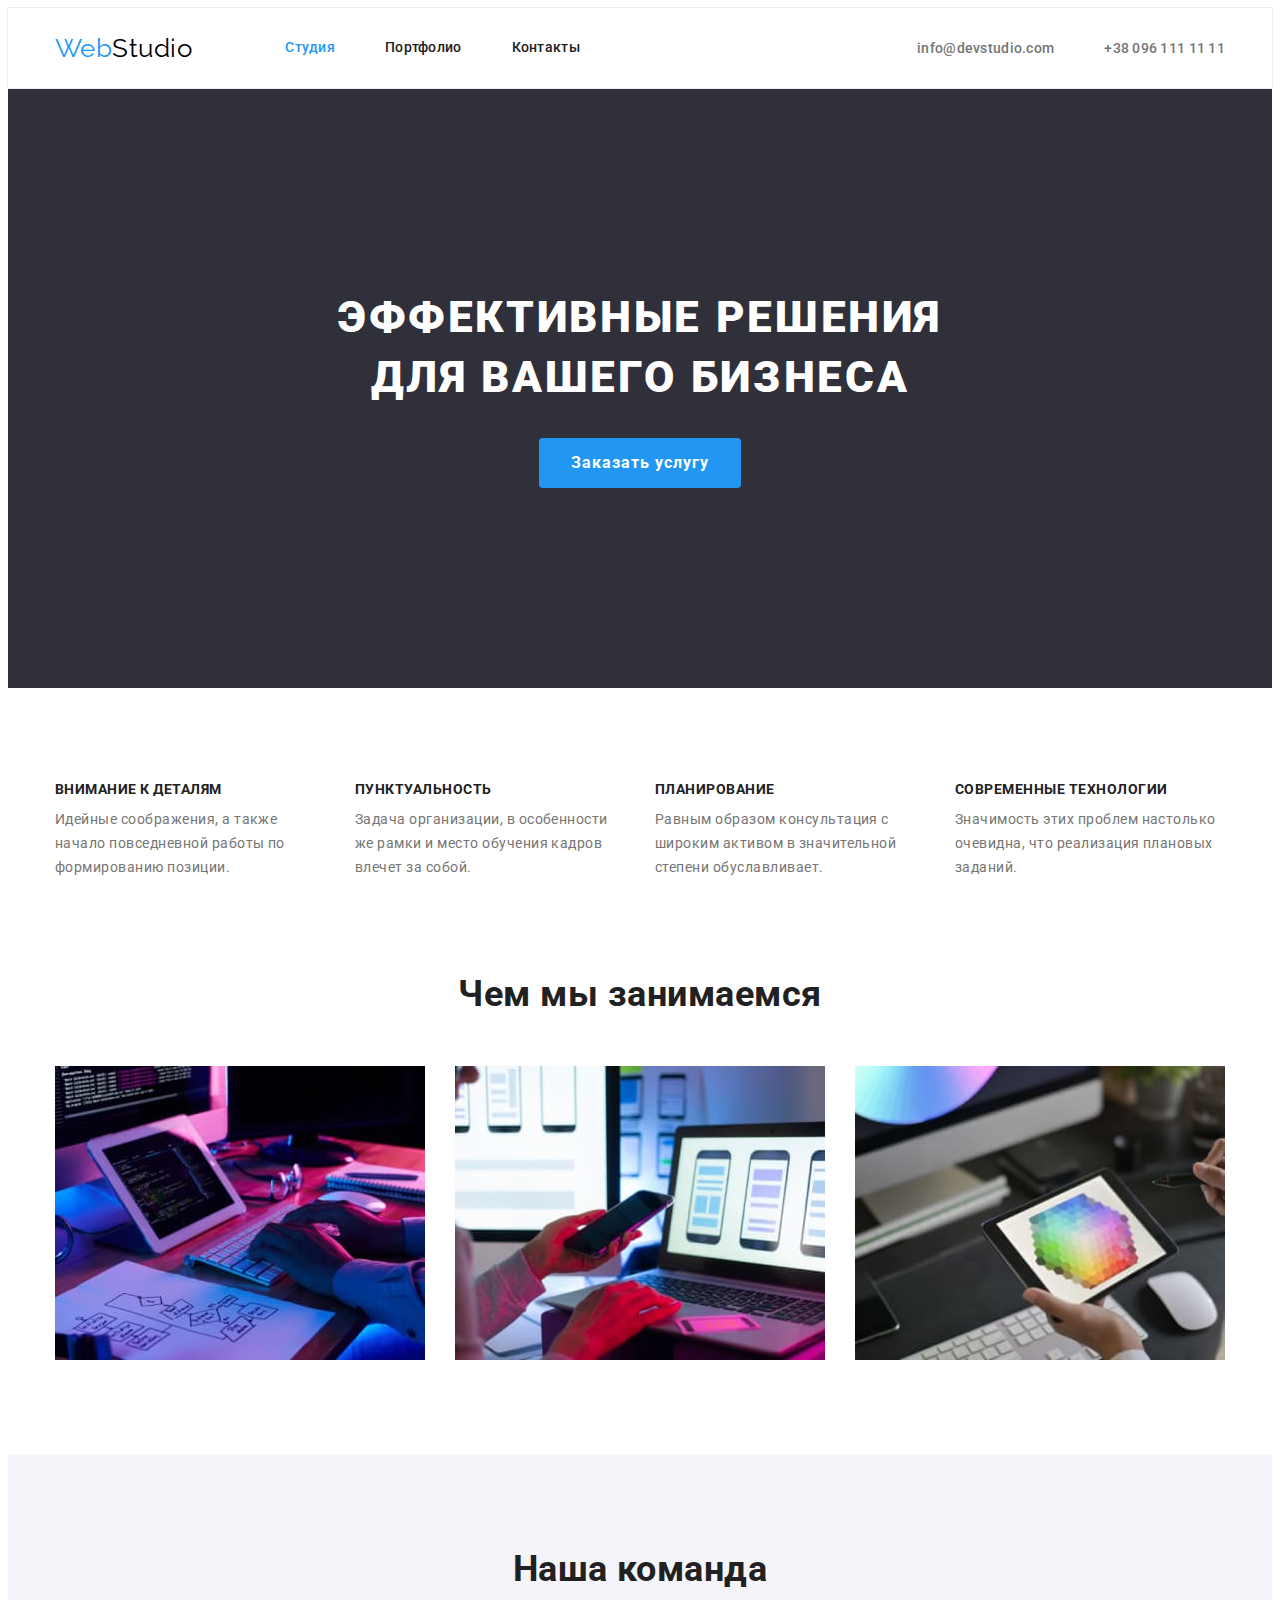
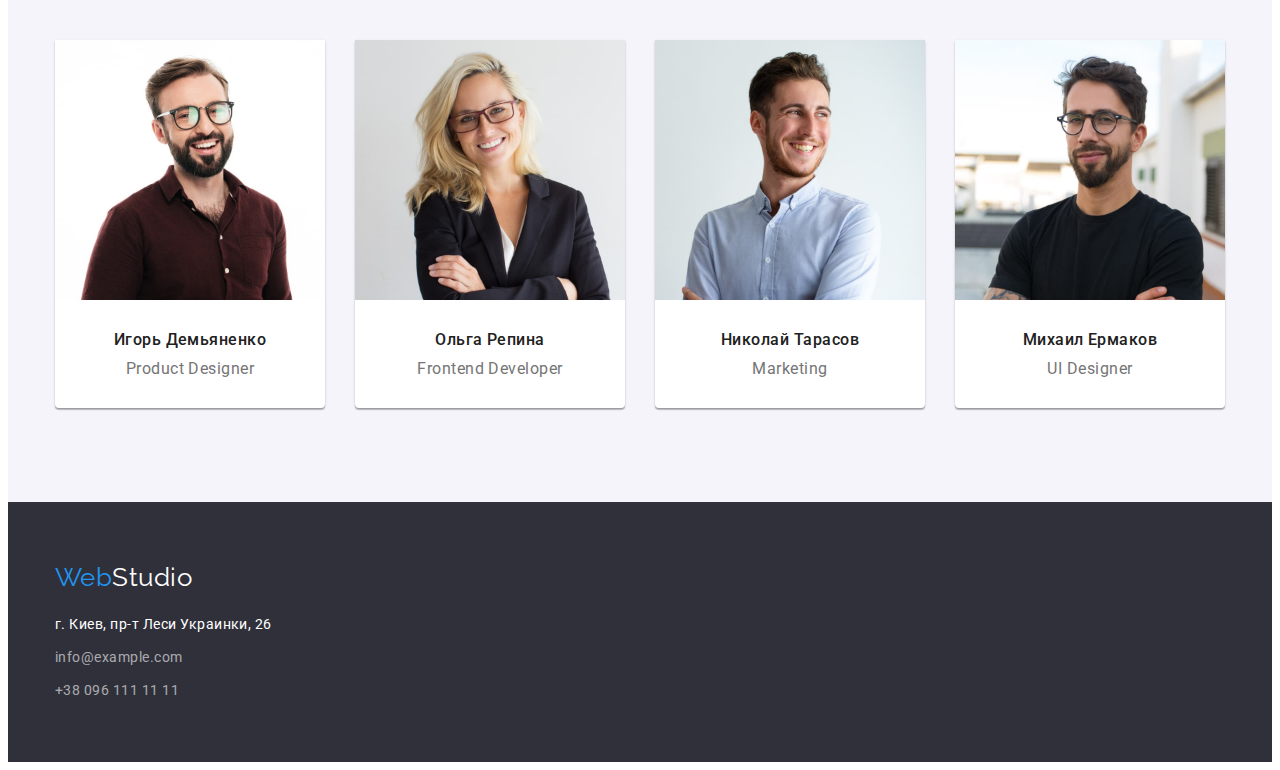
<file: index.html>
<!DOCTYPE html>
<html lang="ru">
<head>
    <meta charset="UTF-8">
    <meta http-equiv="X-UA-Compatible" content="IE=edge">
    <meta name="viewport" content="width=device-width, initial-scale=1.0">
    <title>WebStudio</title>
    <link href="https://fonts.googleapis.com/css2?family=Raleway:wght@700&family=Roboto:wght@400;500;700;900&display=swap" rel="stylesheet">
    <link rel="stylesheet" href="https://cdnjs.cloudflare.com/ajax/libs/modern-normalize/1.1.0/modern-normalize.min.css"
        integrity="sha512-wpPYUAdjBVSE4KJnH1VR1HeZfpl1ub8YT/NKx4PuQ5NmX2tKuGu6U/JRp5y+Y8XG2tV+wKQpNHVUX03MfMFn9Q=="
        crossorigin="anonymous" referrerpolicy="no-referrer" />
    <link rel="stylesheet" href="./css/styles.css">
</head>
<body>
    <header class="header">
        <div class="container main-nav">
            <nav class="main-nav">
                <a href="./index.html" class="logo">
                    <span class="accent">Web</span>Studio
                </a>
                <ul class="site-nav">
                    <li class="item">
                        <a href="./index.html" class="link current">Студия</a>
                    </li>
                    <li class="item">
                        <a href="./portfolio.html" class="link">Портфолио</a>
                    </li>
                    <li class="item">
                        <a href="/" class="link">Контакты</a>
                    </li>
                </ul>
            </nav>
            <ul class="contacts">
                <li class="item">
                    <a href="mailto:info@devstudio.com" class="link">info@devstudio.com</a>
                </li>
                <li class="item">
                    <a href="tel:+380961111111" class="link">+38 096 111 11 11</a>
                </li>
            </ul>
        </div>
    </header>
    <main>
        <section class="section hero">
            <div class="container">
                <h1 class="hero-title">Эффективные решения для вашего бизнеса</h1>
                <button type="button" class="button">Заказать услугу</button>
            </div>
        </section>
        <section class="section">
            <div class="container">
                <h2 class="visually-hidden">Особенности</h2>
                <ul class="peculiarities">
                    <li class="item">
                        <h3 class="title">Внимание к деталям</h3>
                        <p class="text">
                            Идейные соображения, а также начало повседневной работы по формированию позиции.
                        </p>
                    </li>
                    <li class="item">
                        <h3 class="title">Пунктуальность</h3>
                        <p class="text">
                            Задача организации, в особенности же рамки и место обучения кадров влечет за собой.
                        </p>
                    </li>
                    <li class="item">
                        <h3 class="title">Планирование</h3>
                        <p class="text">
                            Равным образом консультация с широким активом в значительной степени обуславливает.
                        </p>
                    </li>
                    <li class="item">
                        <h3 class="title">Современные технологии</h3>
                        <p class="text">
                            Значимость этих проблем настолько очевидна, что реализация плановых заданий.
                        </p>
                    </li>
                </ul>
            </div>
        </section>
        <section class="section image">
            <div class="container">
                <h2 class="section-title">Чем мы занимаемся</h2>
                <ul class="picture">
                    <li class="item"><img src="./images/1.jpg" alt="Верстка" width="370"></li>
                    <li class="item"><img src="./images/2.jpg" alt="Разработка моб. приложений" width="370"></li>
                    <li class="item"><img src="./images/3.jpg" alt="Робота за ПК" width="370"></li>
                </ul>
            </div>
        </section>
        <section class="section team">
            <div class="container">
                <h2 class="team-title">Наша команда</h2>
                <ul class="work-list">
                    <li class="item">
                        <article class="card">
                            <div class="card-thumb">
                                <img src="./images/4.jpg" alt="работник1" width="270">
                            </div>
                            <div class="card-content">
                                <h3 class="title">Игорь Демьяненко</h3>
                                <p class="team-text">Product Designer</p>
                            </div>
                        </article>
                    </li>
                    <li class="item">
                        <article class="card">
                            <div class="card-thumb">
                                <img src="./images/5.jpg" alt="работник2" width="270">
                            </div>
                            <div class="card-content">
                                <h3 class="title">Ольга Репина</h3>
                                <p class="team-text">Frontend Developer</p>
                            </div>
                        </article>
                    </li>
                    <li class="item">
                        <article class="card">
                            <div class="card-thumb">
                                <img src="./images/6.jpg" alt="работник3" width="270">
                            </div>
                            <div class="card-content">
                                <h3 class="title">Николай Тарасов</h3>
                                <p class="team-text">Marketing</p>
                            </div>
                        </article>
                    </li>
                    <li class="item">
                        <article class="card">
                            <div class="card-thumb">
                                <img src="./images/7.jpg" alt="работник4" width="270">
                            </div>
                            <div class="card-content">
                                <h3 class="title">Михаил Ермаков</h3>
                                <p class="team-text">UI Designer</p>
                            </div>
                        </article>
                    </li>
                </ul>
            </div>
        </section>
    </main>
    <footer class="footer">
        <div class="container address">
            <a href="./index.html" class="logo-white"><span class="accent">Web</span>Studio</a>
            <address class="address">
                <ul class="address-nav">
                    <li class="item"><a class="link-nav" href="https://bit.ly/3pXMvUd" target="_blank" rel="noopener noreferrer">г. Киев, пр-т
                            Леси Украинки, 26</a></li>
                    <li class="item"><a class="link" href="mailto:info@devstudio.com">info@example.com</a></li>
                    <li class="item"><a class="link" href="tel:+380961111111">+38 096 111 11 11</a></li>
                </ul>
            </address>
        </div>
    </footer>
</body>
</html>
</file>
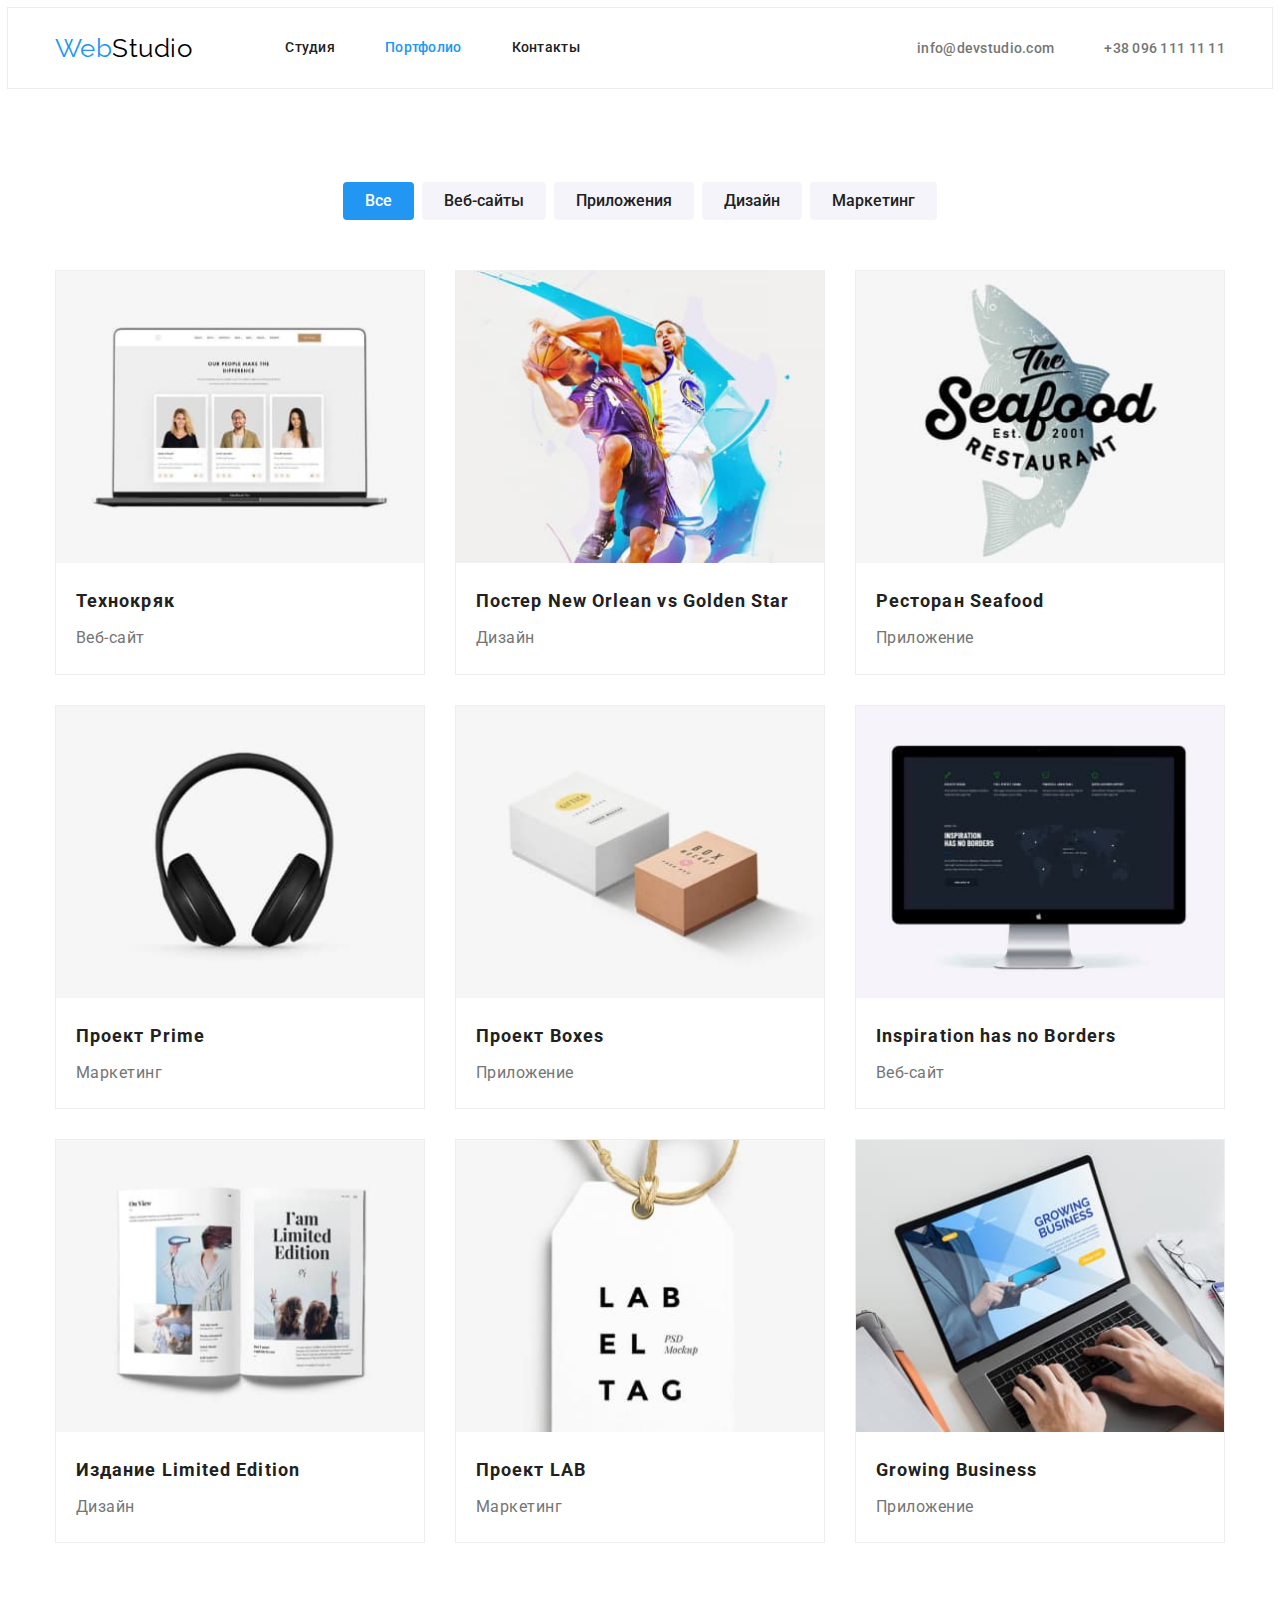
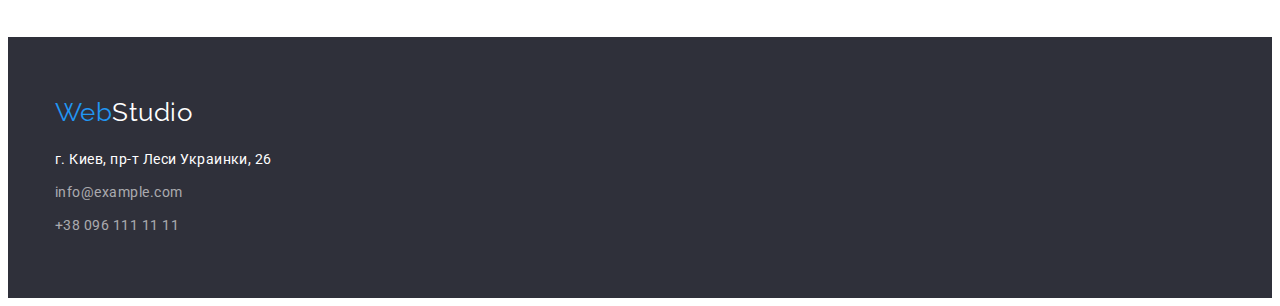
<file: portfolio.html>
<!DOCTYPE html>
<html lang="ru">
<head>
    <meta charset="UTF-8">
    <meta http-equiv="X-UA-Compatible" content="IE=edge">
    <meta name="viewport" content="width=device-width, initial-scale=1.0">
    <title>WebStudio</title>
    <link href="https://fonts.googleapis.com/css2?family=Raleway:wght@700&family=Roboto:wght@400;500;700&display=swap" rel="stylesheet">
    <link rel="stylesheet" href="https://cdnjs.cloudflare.com/ajax/libs/modern-normalize/1.1.0/modern-normalize.min.css"
        integrity="sha512-wpPYUAdjBVSE4KJnH1VR1HeZfpl1ub8YT/NKx4PuQ5NmX2tKuGu6U/JRp5y+Y8XG2tV+wKQpNHVUX03MfMFn9Q=="
        crossorigin="anonymous" referrerpolicy="no-referrer" />
    <link rel="stylesheet" href="./css/styles.css">
</head>
<body>
    <header class="header">
        <div class="container main-nav">
            <nav class="main-nav">
                <a href="./index.html" class="logo">
                    <span class="accent">Web</span>Studio
                </a>
                <ul class="site-nav">
                    <li class="item">
                        <a href="./index.html" class="link">Студия</a>
                    </li>
                    <li class="item">
                        <a href="./portfolio.html" class="link current">Портфолио</a>
                    </li>
                    <li class="item">
                        <a href="/" class="link">Контакты</a>
                    </li>
                </ul>
            </nav>
            <ul class="contacts">
                <li class="item">
                    <a href="mailto:info@devstudio.com" class="link">info@devstudio.com</a>
                </li>
                <li class="item">
                    <a href="tel:+380961111111" class="link">+38 096 111 11 11</a>
                </li>
            </ul>
        </div>
    </header>
    <main>
        <section class="section portf">
            <div class="container">
                <h1 class="visually-hidden">Меню</h1>
                <ul class="button-menu">
                    <li class="item">
                        <button type="button" class="button-potrf active">Все</button>
                    </li>
                    <li class="item">
                        <button type="button" class="button-potrf">Веб-сайты</button>
                    </li>
                    <li class="item">
                        <button type="button" class="button-potrf">Приложения</button>
                    </li>
                    <li class="item">
                        <button type="button" class="button-potrf">Дизайн</button>
                    </li>
                    <li class="item">
                        <button type="button" class="button-potrf">Маркетинг</button>
                    </li>
                </ul>
                <ul class="content">
                    <li class="item">
                        <article class="card-portf">
                            <div class="card-thumb">
                                <img src="./images/P1.jpg" alt="ноутбук с веб-сайтом" width="370" height="294">
                            </div>
                            <div class="card-context">
                                <h3 class="title">Технокряк</h3>
                                <p class="context">Веб-сайт</p>
                            </div>
                        </article>
                    </li>
                    <li class="item">
                        <article class="card-portf">
                            <div class="card-thumb">
                                <img src="./images/P2.jpg" alt="два баскетбольных игрока" width="370" height="294">
                            </div>
                            <div class="card-context">
                                <h3 class="title">Постер New Orlean vs Golden Star</h3>
                                <p class="context">Дизайн</p>
                            </div>
                        </article>
                    </li>
                    <li class="item">
                        <article class="card-portf">
                            <div class="card-thumb">
                                <img src="./images/P3.jpg" alt="рыба" width="370" height="294">
                            </div>
                            <div class="card-context">
                                <h3 class="title">Ресторан Seafood</h3>
                                <p class="context">Приложение</p>
                            </div>
                        </article>
                    </li>
                    <li class="item">
                        <article class="card-portf">
                            <div class="card-thumb">
                                <img src="./images/P4.jpg" alt="наушники" width="370" height="294">
                            </div>
                            <div class="card-context">
                                <h3 class="title">Проект Prime</h3>
                                <p class="context">Маркетинг</p>
                            </div>
                        </article>
                    </li>
                    <li class="item">
                        <article class="card-portf">
                            <div class="card-thumb">
                                <img src="./images/P5.jpg" alt="коробки" width="370" height="294">
                            </div>
                            <div class="card-context">
                                <h3 class="title">Проект Boxes</h3>
                                <p class="context">Приложение</p>
                            </div>
                        </article>
                    </li>
                    <li class="item">
                        <article class="card-portf">
                            <div class="card-thumb">
                                <img src="./images/P6.jpg" alt="монитор" width="370" height="294">
                            </div>
                            <div class="card-context">
                                <h3 class="title">Inspiration has no Borders</h3>
                                <p class="context">Веб-сайт</p>
                            </div>
                        </article>
                    </li>
                    <li class="item">
                        <article class="card-portf">
                            <div class="card-thumb">
                                <img src="./images/P7.jpg" alt="журнал" width="370" height="294">
                            </div>
                            <div class="card-context">
                                <h3 class="title">Издание Limited Edition</h3>
                                <p class="context">Дизайн</p>
                            </div>
                        </article>
                    </li>
                    <li class="item">
                        <article class="card-portf">
                            <div class="card-thumb">
                                <img src="./images/P8.jpg" alt="бирка" width="370" height="294">
                            </div>
                            <div class="card-context">
                                <h3 class="title">Проект LAB</h3>
                                <p class="context">Маркетинг</p>
                            </div>
                        </article>
                    </li>
                    <li class="item">
                        <article class="card-portf">
                            <div class="card-thumb">
                                <img src="./images/P9.jpg" alt="ноутбук с веб-сайтом" width="370" height="294">
                            </div>
                            <div class="card-context">
                                <h3 class="title">Growing Business</h3>
                                <p class="context">Приложение</p>
                            </div>
                        </article>
                    </li>
                </ul>
            </div>
        </section>
    </main>
    <footer class="footer">
        <div class="container address">
            <a href="./index.html" class="logo-white"><span class="accent">Web</span>Studio</a>
            <address class="address">
                <ul class="address-nav">
                    <li class="item"><a class="link-nav" href="https://bit.ly/3pXMvUd" target="_blank"
                            rel="noopener noreferrer">г. Киев, пр-т
                            Леси Украинки, 26</a></li>
                    <li class="item"><a class="link" href="mailto:info@devstudio.com">info@example.com</a></li>
                    <li class="item"><a class="link" href="tel:+380961111111">+38 096 111 11 11</a></li>
                </ul>
            </address>
        </div>
    </footer>
</body>
</html>
</file>
<file: css/styles.css>
:root {
    --primary-text-color: #757575;
    --title-text-color: #212121;
    --accent-color: #2196F3;
    --button-hover-color: #188CE8;
    --primary-white-color: #FFFFFF;
    --secondary-white-color: #F5F4FA;
    --address-link-color: rgba(255, 255, 255, 0.6);
    --logo-color: #000000;
    --herofooter-bg-color: #2F303A;

    }

body {
    font-family: Roboto, sans-serif;
    letter-spacing: 0.03em;
    color: var(--primary-text-color);
    background-color: var(--primary-white-color);
}

html {
    box-sizing: border-box;
}

*,
*::after,
*::before {
    box-sizing: inherit;
}

a {
    text-decoration: none;
    color: inherit;
}

ul {
    margin: 0;
    padding: 0;
    list-style: none;
}

.section {
    padding-top: 94px;
    padding-bottom: 94px;
}

.visually-hidden {
    position: absolute;
    width: 1px;
    height: 1px;
    margin: -1px;
    border: 0;
    padding: 0;
    white-space: nowrap;
    clip-path: inset(100%);
    clip: rect(0 0 0 0);
    overflow: hidden;
}

.accent {
    color: var(--accent-color);
}

.header {
    outline: 1px solid #ececec;
}

.container {
    width: 1200px;
    padding-left: 15px;
    padding-right: 15px;
    margin: 0 auto;
}

.logo {
    font-family: Raleway;
    font-size: 26px;
    line-height: 1.19;
    color: var(--logo-color);
}

.logo-white {
    display: block;
    margin-bottom: 20px;
    font-family: Raleway;
    font-size: 26px;
    line-height: 1.19;
    color: var(--primary-white-color);
}

.main-nav {
    display: flex;
    align-items: center;
}

.site-nav {
    display: flex;
    margin-left: 93px;
}

.site-nav .link {
    display: block;
    padding-top: 32px;
    padding-bottom: 32px;
    font-weight: 500;
    font-size: 14px;
    line-height: 1.14;
    letter-spacing: 0.02em;
    color: var(--title-text-color);
}

.site-nav .item + .item {
    margin-left: 50px;
}

.site-nav .link:hover,
.site-nav .link:focus,
.contacts .link:hover,
.contacts .link:focus,
.address-nav .link:hover,
.address-nav .link:focus {
    color: var(--accent-color);
}

.site-nav .link.current {
    color: var(--accent-color);
}

.contacts {
    display: flex;
    margin-left: auto;
}

.contacts .link {
    padding-top: 32px;
    padding-bottom: 32px;
    font-weight: 500;
    font-size: 14px;
    line-height: 1.14;
    letter-spacing: 0.02em;
    color: var(--primary-text-color);
}

.contacts .item + .item {
    margin-left: 50px;
}

img {
    display: block;
    max-width: 100%;
    height: auto;
}

.hero {
    padding: 200px 0;
    text-align: center;
    background-color: var(--herofooter-bg-color);
}

.hero-title {
    width: 696px;
    margin-left: auto;
    margin-right: auto;
    margin-top: 0;
    margin-bottom: 30px;
    font-weight: 900;
    font-size: 44px;
    line-height: 1.36;
    letter-spacing: 0.06em;
    text-transform: uppercase;
    color: var(--primary-white-color);
}

.button {
    font-family: inherit;
    font-weight: 700;
    font-size: 16px;
    line-height: 1.88;
    text-align: center;
    letter-spacing: 0.06em;
    color: var(--primary-white-color);
    background-color: var(--accent-color);
    padding: 10px 32px;
    border-radius: 4px;
    border: none;
    cursor: pointer;
}

.button:hover {
    color: var(--primary-white-color);
    background-color: var(--button-hover-color);
}

.peculiarities {
    display: flex;
}

.peculiarities .item {
    width: 270px;
}

.peculiarities .item + .item {
    margin-left: 30px;
}

.peculiarities .title {
    margin-top: 0;
    margin-bottom: 10px;
    font-size: 14px;
    line-height: 1.14;
    text-transform: uppercase;
    color: var(--title-text-color);
}

.text {
    margin-top: 0;
    margin-bottom: 0;
    font-size: 14px;
    line-height: 1.71;
}

.image {
    padding-top: 0;
}

.picture {
    display: flex;
    width: 370;
}

.picture .item + .item {
    margin-left: 30px;
}

.section-title,
.team-title {
    margin-top: 0;
    margin-bottom: 50px;
    font-size: 36px;
    line-height: 1.17;
    text-align: center;
    color: var(--title-text-color);
}

.section.team {    
    background-color: var(--secondary-white-color); 
}

.work-list {
    display: flex;
    margin-left: -30px;
    margin-top: -30px;
}

.work-list .item {
    flex-basis: calc(100% / 4 - 30px);
    margin-left: 30px;
    margin-top: 30px;
    background-color: var(--primary-white-color);
    /* material shadow v1 */

    box-shadow: 0px 1px 3px rgba(0, 0, 0, 0.12), 0px 1px 1px rgba(0, 0, 0, 0.14), 0px 2px 1px rgba(0, 0, 0, 0.2);
    border-radius: 0px 0px 4px 4px;
}

.card-content {
    padding: 30px;
    text-align: center;
}

.work-list .title {
    margin-top: 0;
    margin-bottom: 10px;
    font-weight: 500;
    font-size: 16px;
    line-height: 1.19;
    color: var(--title-text-color);
}

.team-text {
    margin-top: 0;
    margin-bottom: 0;
    font-size: 16px;
    line-height: 1.19;
}

.footer {
    padding-top: 60px;
    padding-bottom: 60px;
    background-color: var(--herofooter-bg-color);
}

.address-nav .item+.item {
    margin-top: 9px;
}

.address-nav .link-nav {
    font-style: normal;
    font-size: 14px;
    line-height: 1.71;
    color: var(--primary-white-color);
}

.address-nav .link {
    font-style: normal;
    font-size: 14px;
    line-height: 1.71;
    color: var(--address-link-color);
}

/* Стили портфолио */

.button-menu {
    display: flex;
    justify-content: center;
    margin-bottom: 50px;
}

.button-menu .item + .item {
    margin-left: 8px;
}

.button-potrf {
    margin-top: 0;
    font-family: inherit;
    font-weight: 500;
    font-size: 16px;
    line-height: 1.63;
    text-align: center;
    color: var(--title-text-color);
    background-color: var(--secondary-white-color);
    padding: 6px 22px;
    border-radius: 4px;
    border: none;
    cursor: pointer
}

.button-menu .button-potrf.active,
.button-potrf:hover,
.button-potrf:focus {
    color: var(--primary-white-color);
    background-color: var(--accent-color);
}

.content .title {
    margin-top: 0;
    margin-bottom: 4px;
    font-size: 18px;
    line-height: 2;
    letter-spacing: 0.06em;
    color: var(--title-text-color);
}

.context {
    margin-top: 0;
    margin-bottom: 0;
    font-size: 16px;
    line-height: 1.88;
}

.content {
    display: flex;
    flex-wrap: wrap;
    margin-left: -30px;
    margin-top: -30px;
}

.content .item {
    flex-basis: calc(100% / 3 - 30px);
    margin-left: 30px;
    margin-top: 30px;
    background-color: var(--primary-white-color);
    border: 1px solid #eeeeee;
}

.card-context {
    padding: 20px;
}
</file>
